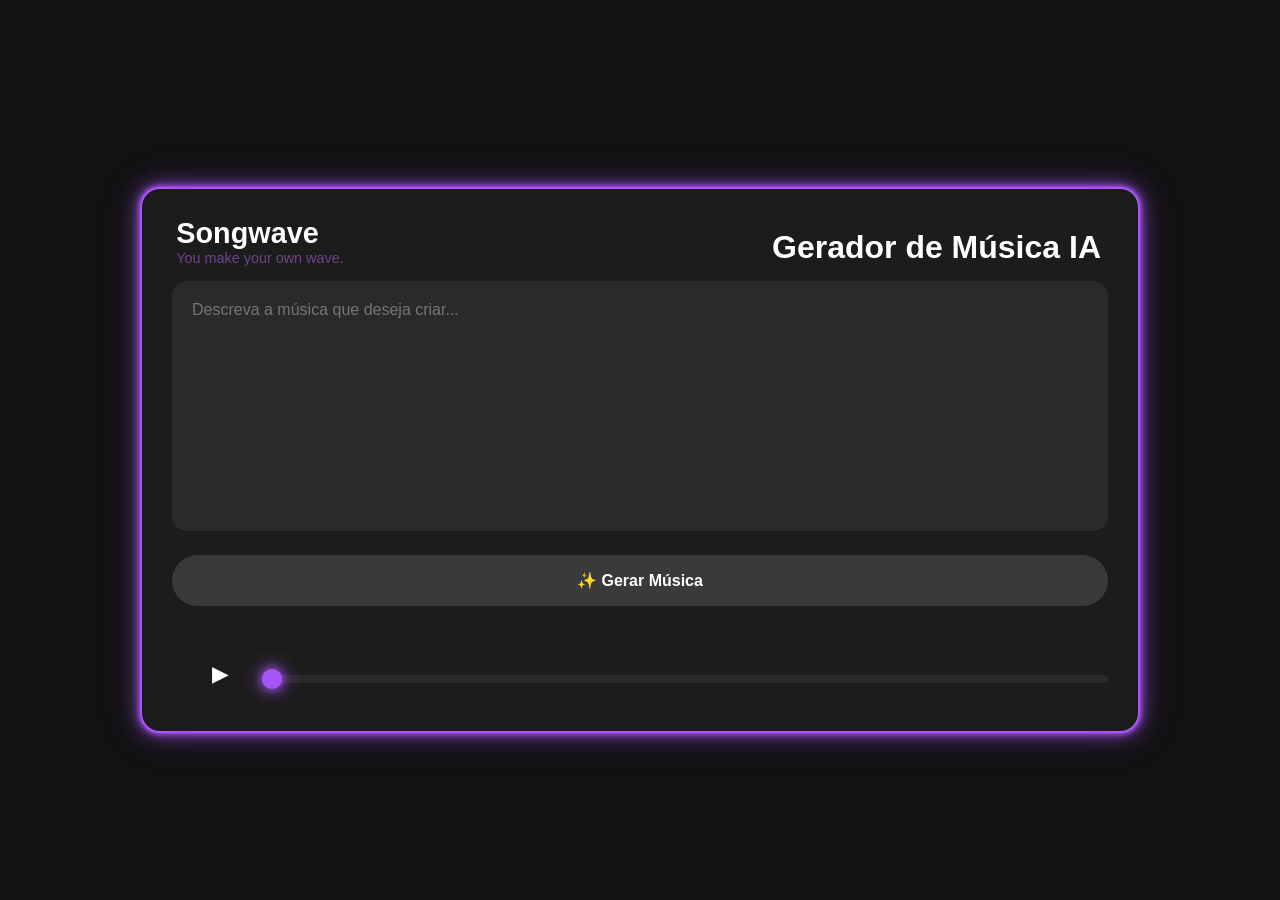
<file: IA-musical/IA.html>
<!DOCTYPE html>
<html lang="pt-BR">
<head>
    <meta charset="UTF-8">
    <meta name="viewport" content="width=device-width, initial-scale=1.0">
    <link rel="preconnect" href="https://fonts.googleapis.com">
    <link rel="preconnect" href="https://fonts.gstatic.com" crossorigin>
    <link href="https://fonts.googleapis.com/css2?family=Roboto:ital,wght@0,500;1,500&display=swap" rel="stylesheet">
    <link rel="stylesheet" href="IA.css">
    <title>Gerador de Música IA</title>
</head>
<body>

<section class="logo">
    <a href="../index.html" class="logo">
    <img src="../img/logo.png" alt="SongWave" class="logo">
    </a>
</section>    

<div class="name-logo">
    <h1>Songwave</h1>
    <p>You make your own wave.</p>
</div>


  <div class="music-generator">

    <h1>Gerador de Música IA</h1>

    <textarea
        id="prompt"
        placeholder="Descreva a música que deseja criar..."
    ></textarea>

    <button id="gerarBtn">
        ✨ Gerar Música
    </button>

    <div id="status"></div>

   <audio id="player"></audio>

<div class="custom-player">

    <button id="playBtn">
        ▶
    </button>

    <input
        type="range"
        id="progress"
        value="0"
        min="0"
        max="100"
    >

</div>

<script src="IA.js"></script>
</body>
</html>
</file>
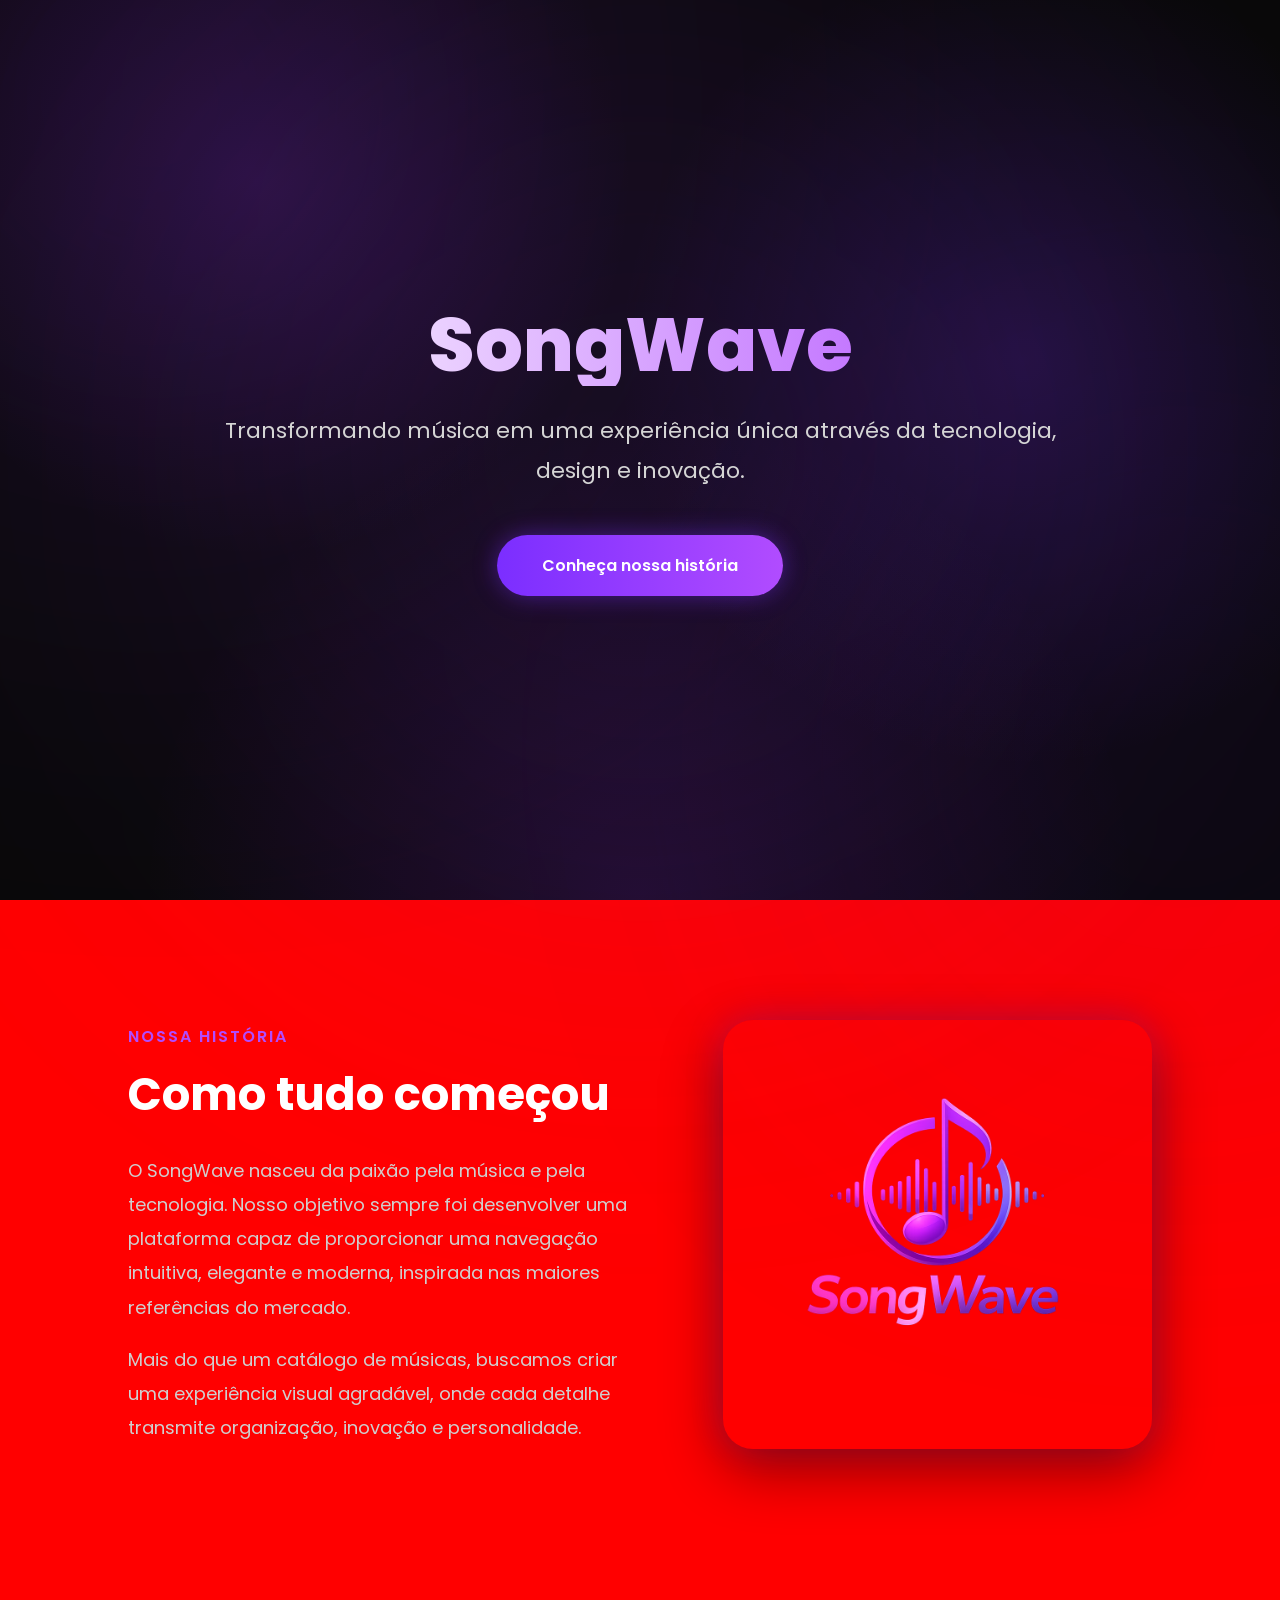
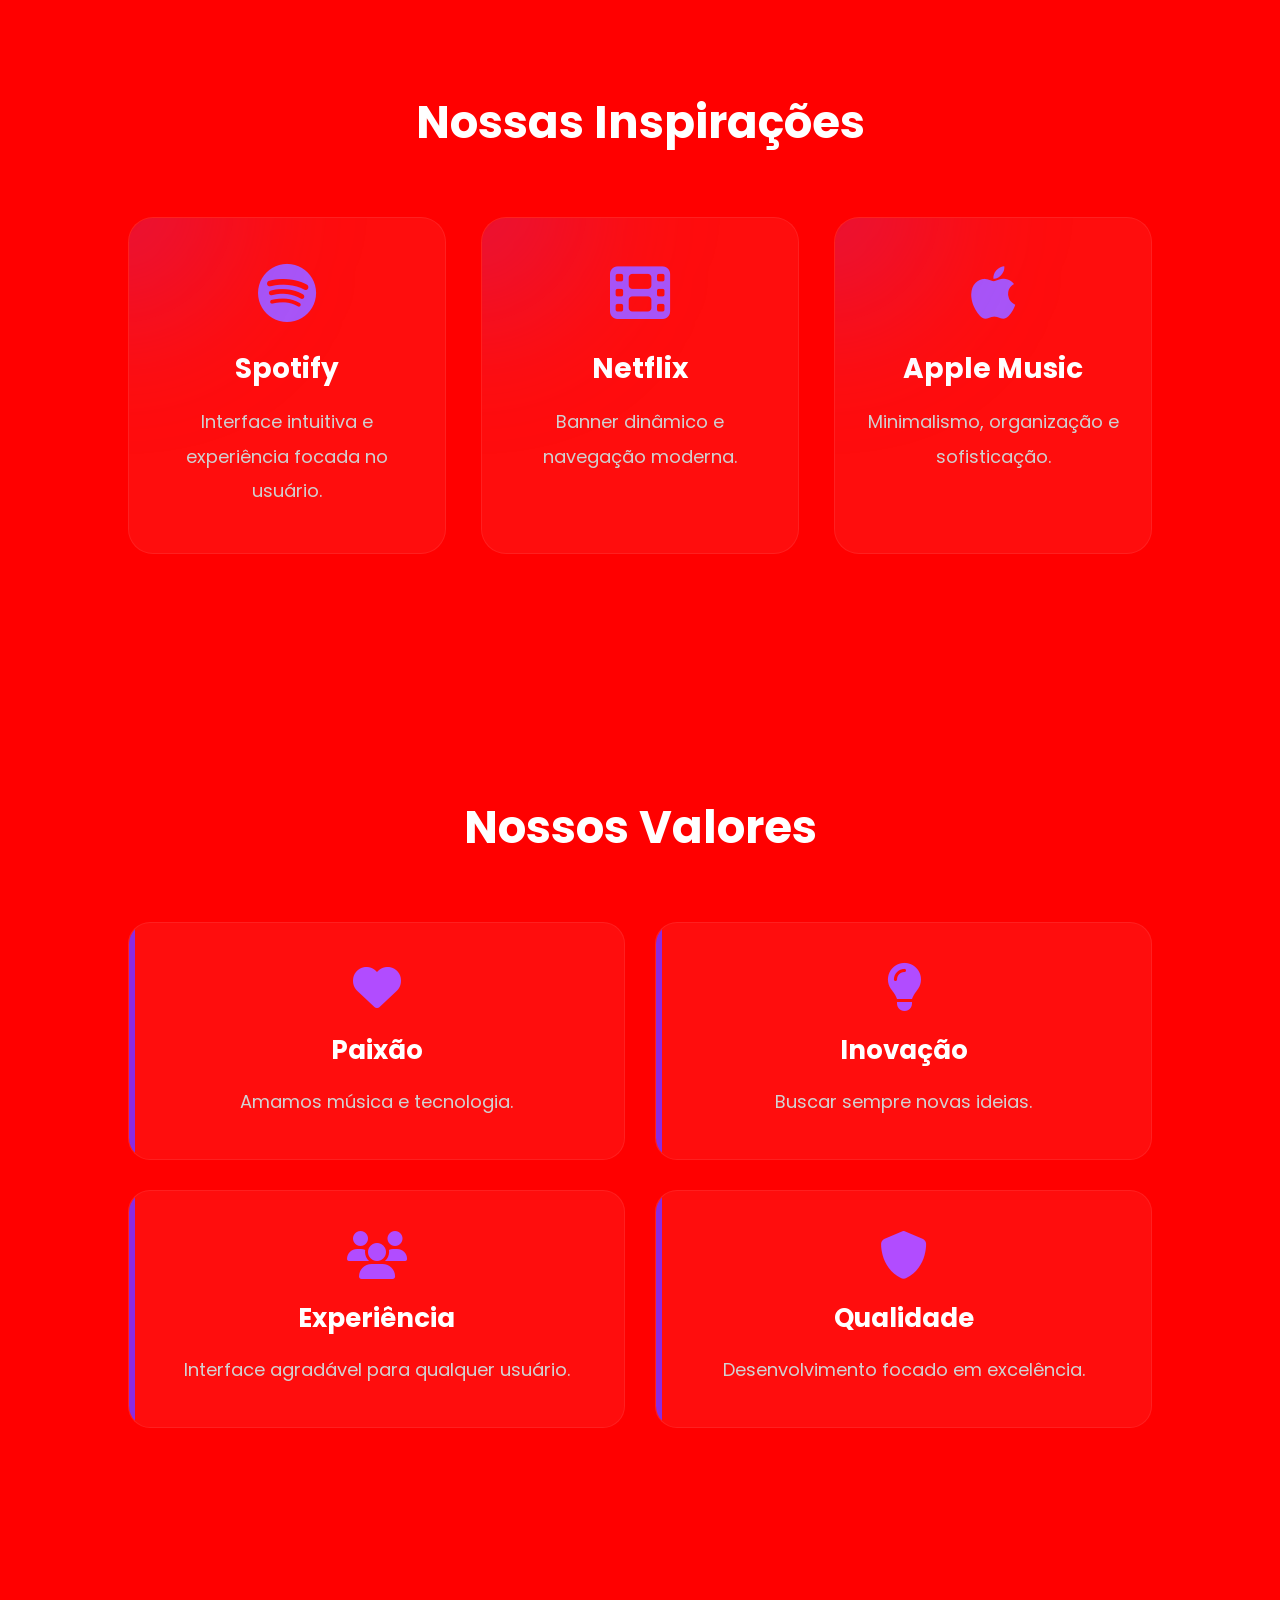
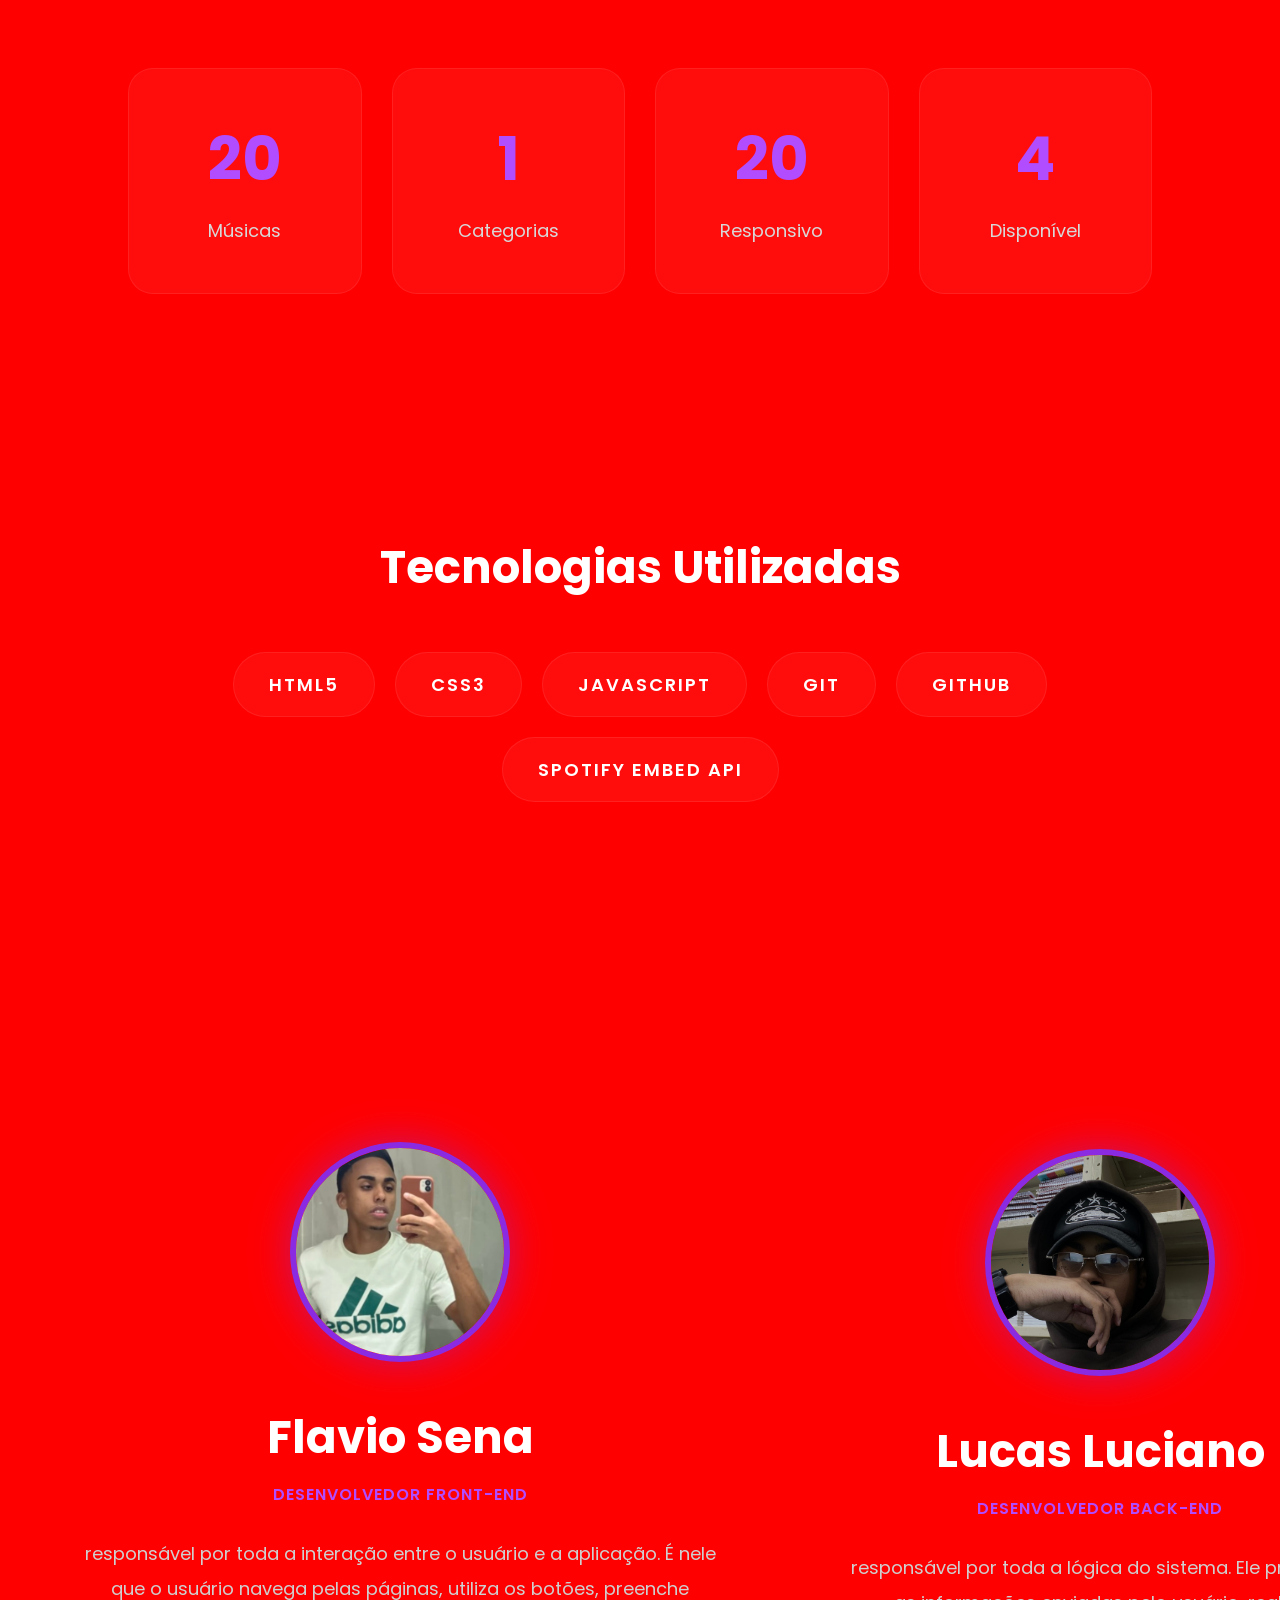
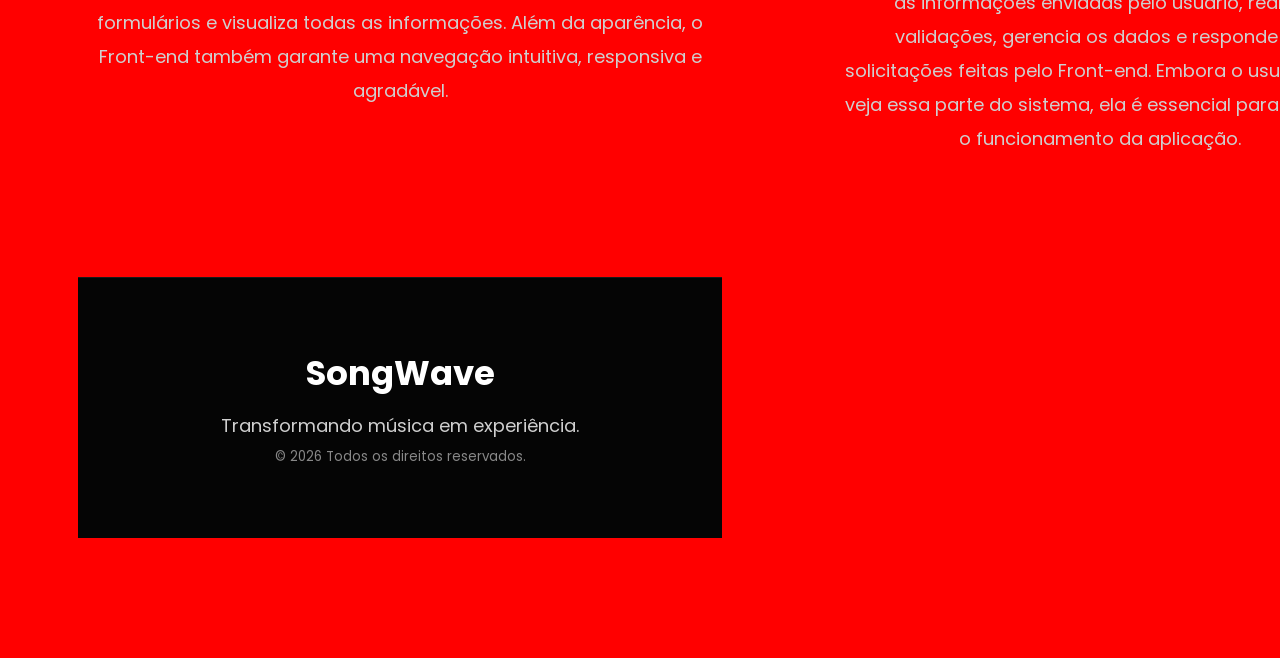
<file: sobre nos/sobre.html>
<!DOCTYPE html>
<html lang="pt-BR">

<head>
    <meta charset="UTF-8">
    <meta name="viewport" content="width=device-width, initial-scale=1.0">
    <title>Sobre Nós | Songwave</title>
    <link rel="stylesheet" href="sobre.css">
    <!-- Fonte -->
    <link rel="preconnect" href="https://fonts.googleapis.com">
    <link rel="preconnect" href="https://fonts.gstatic.com" crossorigin>
    <link href="https://fonts.googleapis.com/css2?family=Poppins:wght@300;400;500;600;700;800&display=swap"
        rel="stylesheet">
    <!-- Ícones -->
    <link rel="stylesheet"
        href="https://cdnjs.cloudflare.com/ajax/libs/font-awesome/6.7.2/css/all.min.css">
</head>

<body>

    <!-- Barra de progresso -->

    <div id="progressBar"></div>

    <!-- Fundo -->

    <div class="background"></div>

    <!-- HERO -->

    <header class="hero">

        <div class="hero-text">

            <h1>SongWave</h1>

            <p>
                Transformando música em uma experiência única através
                da tecnologia, design e inovação.
            </p>

            <a href="#historia" class="btn">
                Conheça nossa história
            </a>

        </div>

    </header>

    <!-- História -->

    <section class="historia reveal" id="historia">

        <div class="texto">

            <span>Nossa História</span>

            <h2>Como tudo começou</h2>

            <p>

                O SongWave nasceu da paixão pela música e pela tecnologia.
                Nosso objetivo sempre foi desenvolver uma plataforma capaz
                de proporcionar uma navegação intuitiva, elegante e moderna,
                inspirada nas maiores referências do mercado.

            </p>

            <p>

                Mais do que um catálogo de músicas, buscamos criar uma
                experiência visual agradável, onde cada detalhe transmite
                organização, inovação e personalidade.

            </p>

        </div>

        <img src="../img/logo.png">

    </section>

    <!-- Inspirações -->

    <section class="inspiracoes reveal">

        <h2>Nossas Inspirações</h2>

        <div class="cards">

            <div class="card">

                <i class="fa-brands fa-spotify"></i>

                <h3>Spotify</h3>

                <p>
                    Interface intuitiva e experiência focada
                    no usuário.
                </p>

            </div>

            <div class="card">

                <i class="fa-solid fa-film"></i>

                <h3>Netflix</h3>

                <p>
                    Banner dinâmico e navegação moderna.
                </p>

            </div>

            <div class="card">

                <i class="fa-brands fa-apple"></i>

                <h3>Apple Music</h3>

                <p>
                    Minimalismo, organização e sofisticação.
                </p>

            </div>

        </div>

    </section>

    <!-- Valores -->

    <section class="valores reveal">

        <h2>Nossos Valores</h2>

        <div class="grid">

            <div class="box">

                <i class="fa-solid fa-heart"></i>

                <h3>Paixão</h3>

                <p>Amamos música e tecnologia.</p>

            </div>

            <div class="box">

                <i class="fa-solid fa-lightbulb"></i>

                <h3>Inovação</h3>

                <p>Buscar sempre novas ideias.</p>

            </div>

            <div class="box">

                <i class="fa-solid fa-users"></i>

                <h3>Experiência</h3>

                <p>Interface agradável para qualquer usuário.</p>

            </div>

            <div class="box">

                <i class="fa-solid fa-shield"></i>

                <h3>Qualidade</h3>

                <p>Desenvolvimento focado em excelência.</p>

            </div>

        </div>

    </section>

    <!-- Estatísticas -->

    <section class="numeros reveal">

        <div class="numero">

            <h2 class="counter" data-target="100">0</h2>

            <p>Músicas</p>

        </div>

        <div class="numero">

            <h2 class="counter" data-target="5">0</h2>

            <p>Categorias</p>

        </div>

        <div class="numero">

            <h2 class="counter" data-target="100">0</h2>

            <p>Responsivo</p>

        </div>

        <div class="numero">

            <h2 class="counter" data-target="24">0</h2>

            <p>Disponível</p>

        </div>

    </section>

    <!-- Tecnologias -->

    <section class="tecnologias reveal">

        <h2>Tecnologias Utilizadas</h2>

        <div class="techs">

            <span>HTML5</span>

            <span>CSS3</span>

            <span>JavaScript</span>

            <span>Git</span>

            <span>GitHub</span>

            <span>Spotify Embed API</span>

        </div>

    </section>

    <!-- Equipe -->

    <section class="equipe reveal">

        <img src="../img/IMG_E3828[1].JPG">

        <h2>Flavio Sena</h2>

        <span>Desenvolvedor Front-End</span>

        <p>
         responsável por toda a interação entre o usuário e a aplicação. É nele que o usuário navega pelas páginas,
        utiliza os botões, preenche formulários e visualiza todas as informações. 
        Além da aparência, o Front-end também garante uma navegação intuitiva, responsiva e agradável.

        </p>
       
    <section class="equipe2">

        <img src="../img/IMG_perfil.JPG">

        <h2>Lucas Luciano</h2>

        <span>Desenvolvedor Back-End</span>

        <p>

         responsável por toda a lógica do sistema. Ele processa as informações enviadas pelo usuário, 
         realiza validações, gerencia os dados e responde às solicitações feitas pelo Front-end. 
         Embora o usuário não veja essa parte do sistema, 
         ela é essencial para garantir o funcionamento da aplicação.

        </p>
    

    </section>

    <!-- Rodapé -->

    <footer>

        <h2>SongWave</h2>

        <p>

            Transformando música em experiência.

        </p>

        <small>

            © 2026 Todos os direitos reservados.

        </small>

    </footer>

    <script src="sobre.js"></script>

</body>

</html>
</file>
<file: IA-musical/IA.css>
* {
    margin: 0;
    padding: 0;
    box-sizing: border-box;
    font-family: Arial, sans-serif;
}

body{
    margin:0;
    min-height:100vh;

    display:flex;
    justify-content:center;
    align-items:center;

    background:#121212;
    font-family:Arial, sans-serif;
}

/*Logo*/

.logo img{
  position: fixed;
  display: flex;
  width: 115px;
  height: 115px;
  margin-left: -280px;
  margin-top: -5px;
  top: -0.4rem;
  filter: drop-shadow(0 0 10px purple);
  z-index: 999;
}

.name-logo {
  margin-top: -405px;
  margin-left: -760px;
  padding: 20px;
  color: white;
  padding-top: 0.5rem;
  position: fixed;
  z-index: 999;
  font-size: 0.9rem;
}

.name-logo p {
  color: #6e4588;
}


/*Banner IA-music*/

.music-generator{
    margin-top: 20px;
    width:85%;
    max-width:1000px;
    background:#1c1c1c;
    padding:30px;
    border-radius:20px;
    box-shadow:
        0 0 20px rgba(0,0,0,.4);
    border:2px solid #a855f7;

box-shadow:
    0 0 5px #a955f7,
    0 0 10px #a955f7bc,
    0 0 20px #a955f7a9,
    0 0 40px #a955f73d;
}

.music-generator h1{
    color: white;
    margin-bottom: 15px;
    margin-left: 600px;
    margin-top: 10px;
}

.music-generator textarea{
    width:100%;
    height:250px;

    border:none;
    border-radius:15px;

    padding:20px;

    resize:none;

    background:#2a2a2a;
    color:white;

    font-size:16px;
}

.music-generator textarea:focus{
    outline:none;
}

.music-generator button{
    width:100%;

    margin-top:20px;

    border:none;

    border-radius:50px;

    padding:16px;

    background:#3a3a3a;
    color:white;

    font-size:16px;
    font-weight:bold;

    cursor:pointer;
}

.music-generator button:hover{
    background:#4a4a4a;
}

#status{
    color:#b3b3b3;
    margin-top:15px;
}

#audioPlayer{
    width:100%;
    margin-top:20px;
}

.custom-player{
    display:flex;
    align-items:center;
    gap:15px;
    margin-top:20px;
}

#playBtn{
    width:55px;
    height:55px;
    border:none;
    margin-left: 20px;
    border-radius:50%;
    background:#8a5cf600;
    color:white;
    font-size:20px;
    cursor:pointer;
}

#progress{
    flex:1;
    cursor:pointer;
    margin-top: 30px;
    width: 100%;
    height: 8px;
    appearance: none;
    border-radius: 20px;
    background: #2a2a2a;
}

#progress::-webkit-slider-thumb{
    appearance: none;
    width: 20px;
    height: 20px;
    border-radius: 50%;
    background: #a855f7;
    cursor: pointer;

    box-shadow:
        0 0 10px #a855f7,
        0 0 20px #a855f7;
}
</file>
<file: sobre nos/sobre.css>
/* ===========================================
   RESET
=========================================== */

*{
    margin:0;
    padding:0;
    box-sizing:border-box;
}

html{
    scroll-behavior:smooth;
}

body{
    font-family:"Poppins",sans-serif;
    background:#0b0b0f;
    color:#fff;
    overflow-x:hidden;
    background:red !important;
}


/* ===========================================
   VARIÁVEIS
=========================================== */

:root{
    --roxo:#8A2BE2;
    --roxo2:#b14cff;
    --roxo3:#5d14d1;
    --preto:#090909;
    --cinza:#1d1d1d;
    --cinza2:#2b2b2b;
    --branco:#ffffff;
    --glass:rgba(255,255,255,.06);
}

/* ===========================================
   FUNDO
=========================================== */

.background{
    position:fixed;
    width:100%;
    height:100%;
    top:0;
    left:0;
    z-index:-3;
    background:
    radial-gradient(circle at 20% 20%,rgba(138,43,226,.20),transparent 30%),
    radial-gradient(circle at 80% 40%,rgba(123,44,255,.20),transparent 35%),
    radial-gradient(circle at 50% 100%,rgba(160,32,240,.15),transparent 45%),
    #090909;
}

/* brilho */

.background::before{
    content:"";
    position:absolute;
    width:700px;
    height:700px;
    border-radius:50%;
    background:var(--roxo);
    filter:blur(260px);
    opacity:.18;
    top:-250px;
    left:-200px;
    animation:luz 12s infinite alternate;
}

/* brilho 2 */

.background::after{
    content:"";
    position:absolute;
    width:500px;
    height:500px;
    border-radius:50%;
    background:#5d14d1;
    filter:blur(220px);
    opacity:.15;
    right:-150px;
    bottom:-100px;
    animation:luz2 10s infinite alternate;
}

/* ===========================================
   BARRA DE PROGRESSO
=========================================== */

#progressBar{
    position:fixed;
    top:0;
    left:0;
    height:4px;
    width:0;
    background:linear-gradient(90deg,#7B2EFF,#c660ff);
    z-index:9999;
    transition:.2s;
}

/* ===========================================
   HERO
=========================================== */

.hero{
    min-height:100vh;
    display:flex;
    justify-content:center;
    align-items:center;
    text-align:center;
    padding:40px;
    position:relative;
}

/* efeito de luz */
.hero::before{
    content:"";
    position:absolute;
    width:900px;
    height:900px;
    background:rgba(138,43,226,.10);
    filter:blur(180px);
    border-radius:50%;
}

/* caixa */

.hero-text{
    max-width:850px;
    position:relative;
    z-index:2;
    animation:fadeHero 1.3s;
}

/* título */

.hero h1{
    font-size:75px;
    font-weight:800;
    line-height:1.1;
    margin-bottom:25px;
    background:linear-gradient(90deg,#fff,#b14cff);
    -webkit-background-clip:text;
    color:transparent;

}

/* texto */

.hero p{
    font-size:22px;
    color:#d5d5d5;
    line-height:1.8;
    margin-bottom:45px;
}

/* ===========================================
   BOTÃO
=========================================== */

.btn{
    display:inline-block;
    padding:18px 45px;
    background:linear-gradient(90deg,#7B2EFF,#b14cff);
    border-radius:50px;
    color:#fff;
    text-decoration:none;
    font-weight:600;
    transition:.35s;
    box-shadow:
    0 0 25px rgba(123,46,255,.45);
}

/* hover */

.btn:hover{
    transform:translateY(-6px) scale(1.05);
    box-shadow:
    0 0 45px rgba(123,46,255,.75);
}

/* ===========================================
   SEÇÕES
=========================================== */

section{
    width:100%;
    padding:120px 10%;
    position:relative;
}

/* título */

section h2{
    font-size:45px;
    margin-bottom:25px;
}

/* subtítulo */

section span{
    color:var(--roxo2);
    font-weight:600;
    letter-spacing:2px;
    text-transform:uppercase;

}

/* parágrafos */

section p{

    color:#cfcfcf;
    line-height:1.9;
    font-size:18px;

}

/* ===========================================
   SCROLLBAR
=========================================== */

::-webkit-scrollbar{
    width:10px;

}

::-webkit-scrollbar-track{
    background:#111;

}

::-webkit-scrollbar-thumb{
    background:#7B2EFF;
    border-radius:50px;
}

::-webkit-scrollbar-thumb:hover{
    background:#a44dff;
}

/* ===========================================
   ANIMAÇÕES BASE
=========================================== */

@keyframes fadeHero{

    from{

        opacity:0;

        transform:translateY(60px);

    }

    to{

        opacity:1;

        transform:translateY(0);

    }

}

@keyframes luz{

    from{

        transform:translateX(0) translateY(0);

    }

    to{

        transform:translateX(180px) translateY(120px);

    }

}

@keyframes luz2{

    from{

        transform:translateY(0);

    }

    to{

        transform:translateY(-180px);

    }

}

/* ===========================================
   HISTÓRIA
=========================================== */

.historia{
    display:grid;
    grid-template-columns:1.1fr .9fr;
    gap:70px;
    align-items:center;
}

.historia img{
    width:100%;
    border-radius:30px;
    box-shadow:
    0 20px 60px rgba(0,0,0,.45),
    0 0 35px rgba(138,43,226,.25);
    transition:.5s;
}

.historia img:hover{
    transform:scale(1.03) rotate(-1deg);
    box-shadow:
    0 25px 80px rgba(138,43,226,.35);
}

.historia .texto{
    animation:fadeHero 1s;
}

.historia h2{
    margin-top:12px;
}

.historia p{
    margin-top:18px;
}

/* ===========================================
   INSPIRAÇÕES
=========================================== */

.inspiracoes{
    text-align:center;
}

.cards{
    margin-top:60px;
    display:grid;
    grid-template-columns:repeat(3,1fr);
    gap:35px;
}

/* Card */

.card{
    background:rgba(255,255,255,.05);
    border:1px solid rgba(255,255,255,.08);
    backdrop-filter:blur(18px);
    border-radius:25px;
    padding:45px 30px;
    transition:.45s;
    cursor:pointer;
    position:relative;
    overflow:hidden;
}

/* brilho */

.card::before{
    content:"";
    position:absolute;
    width:220px;
    height:220px;
    background:rgba(138,43,226,.22);
    border-radius:50%;
    filter:blur(70px);
    top:-120px;
    left:-120px;
    transition:.5s;
}

.card:hover::before{
    transform:scale(1.5);
}

.card:hover{
    transform:
    translateY(-15px)
    rotateX(8deg);
    border-color:#8A2BE2;
    box-shadow:
    0 20px 45px rgba(138,43,226,.30);
}

/* ícones */

.card i{
    font-size:60px;
    color:#a855f7;
    margin-bottom:25px;
    transition:.4s;
}

.card:hover i{
    transform:scale(1.2);
    text-shadow:0 0 20px #a855f7;
}

.card h3{
    font-size:28px;
    margin-bottom:15px;
}

.card p{
    color:#d0d0d0;
}

/* ===========================================
   VALORES
=========================================== */

.valores{
    text-align:center;
}

.grid{
    margin-top:60px;
    display:grid;
    grid-template-columns:repeat(2,1fr);
    gap:30px;
}

/* caixas */

.box{
    background:rgba(255,255,255,.05);
    border:1px solid rgba(255,255,255,.08);
    backdrop-filter:blur(20px);
    border-radius:22px;
    padding:40px;
    transition:.45s;
    position:relative;
    overflow:hidden;
}

/* linha roxa */

.box::after{
    content:"";
    position:absolute;
    left:0;
    top:0;
    width:6px;
    height:100%;
    background:#8A2BE2;
    transition:.4s;
}

.box:hover{
    transform:translateY(-12px);
    border-color:#8A2BE2;
    box-shadow:
    0 18px 40px rgba(138,43,226,.25);
}

.box:hover::after{
    width:100%;
    opacity:.08;
}

.box i{
    font-size:48px;
    color:#b14cff;
    margin-bottom:20px;
}

.box h3{
    font-size:26px;
    margin-bottom:15px;
}

.box p{
    color:#d2d2d2;
}

/* ===========================================
   REVEAL
=========================================== */

.reveal{
    opacity:0;
    transform:translateY(70px);
    transition:all 1s ease;
}

.reveal.active{
    opacity:1;
    transform:translateY(0);
}

/* ===========================================
   ESTATÍSTICAS
=========================================== */

.numeros{
    display:grid;
    grid-template-columns:repeat(4,1fr);
    gap:30px;
    text-align:center;
}

.numero{
    background:rgba(255,255,255,.05);
    backdrop-filter:blur(18px);
    border:1px solid rgba(255,255,255,.08);
    border-radius:25px;
    padding:45px 20px;
    transition:.4s;
}

.numero:hover{
    transform:translateY(-10px);
    border-color:var(--roxo);
    box-shadow:0 20px 45px rgba(138,43,226,.25);
}

.numero h2{
    font-size:60px;
    color:var(--roxo2);
    margin-bottom:10px;
}

.numero p{
    font-size:18px;
    color:#d8d8d8;
}

/* ===========================================
   TECNOLOGIAS
=========================================== */

.tecnologias{
    text-align:center;
}

.techs{
    margin-top:50px;
    display:flex;
    justify-content:center;
    flex-wrap:wrap;
    gap:20px;
}

.techs span{
    padding:18px 35px;
    background:rgba(255,255,255,.05);
    border:1px solid rgba(255,255,255,.08);
    border-radius:50px;
    color:#fff;
    font-size:18px;
    cursor:pointer;
    transition:.35s;
}

.techs span:hover{
    background:var(--roxo);
    transform:translateY(-6px);
    box-shadow:0 15px 35px rgba(138,43,226,.35);
}

/* ===========================================
   EQUIPE
=========================================== */

.equipe{
    position:relative;
    text-align:center;
    max-width:900px;
    margin-left: -50px;
    margin-top: 100px;
}

.equipe img{
    width:220px;
    height:220px;
    object-fit:cover;
    border-radius:50%;
    border:6px solid var(--roxo);
    margin-bottom:35px;
    box-shadow:
    0 0 40px rgba(138,43,226,.45);
    transition:.45s;
}

.equipe img:hover{
    transform:scale(1.05);
}

.equipe h2{
    margin-bottom:10px;
}

.equipe span{
    display:block;
    color:var(--roxo2);
    margin-bottom:30px;
    letter-spacing:1px;
}

.equipe p{
    max-width:700px;
    margin:auto;
}

/*equipe back*/
.equipe2{
    position: relative;
    text-align:center;
    max-width:900px;
    margin-left: 700px;
    margin-top: -689px;
}

.equipe2 img{
    width:230px;
    height:227px;
    margin-top: 10px;
    object-fit:cover;
    border-radius:50%;
    border:6px solid var(--roxo);
    margin-bottom:35px;
    box-shadow:
    0 0 40px rgba(138,43,226,.45);
    transition:.45s;
}

.equipe2 img:hover{
    transform:scale(1.05);
}

.equipe2 h2{
    margin-bottom:10px;
}

.equipe2 span{
    display:block;
    color:var(--roxo2);
    margin-bottom:30px;
    letter-spacing:1px;
}

.equipe2 p{
    max-width:700px;
    margin:auto;
}


/* ===========================================
   FOOTER
=========================================== */

footer{
    padding:70px 10%;
    text-align:center;
    background:#050505;
    border-top:1px solid rgba(255,255,255,.08);
}

footer h2{
    font-size:34px;
    margin-bottom:15px;
}

footer p{
    color:#cfcfcf;
    margin-bottom:20px;
}

footer small{
    color:#888;
}

/* ===========================================
   RESPONSIVIDADE
=========================================== */

@media(max-width:1100px){

.historia{
    grid-template-columns:1fr;
    text-align:center;
}

.cards{
    grid-template-columns:1fr;
}

.grid{
    grid-template-columns:1fr;
}

.numeros{
    grid-template-columns:repeat(2,1fr);
}

.hero h1{
    font-size:58px;
}

.hero p{
    font-size:20px;
}

}

@media(max-width:768px){

section{
    padding:90px 7%;
}

.hero{
    padding:30px;
}

.hero h1{
    font-size:42px;
}

.hero p{
    font-size:18px;
}

section h2{
    font-size:34px;
}

.numeros{
    grid-template-columns:1fr;
}

.numero h2{
    font-size:48px;
}

.techs{
    gap:15px;
}

.techs span{
    width:100%;
}

.equipe img{
    width:170px;
    height:170px;
}

}

@media(max-width:500px){

.hero h1{
    font-size:34px;
}

.hero p{
    font-size:16px;
}

.btn{
    width:100%;
}

.card{
    padding:35px 25px;
}

.box{
    padding:35px 25px;
}

.numero{
    padding:35px 20px;
}

}
</file>
